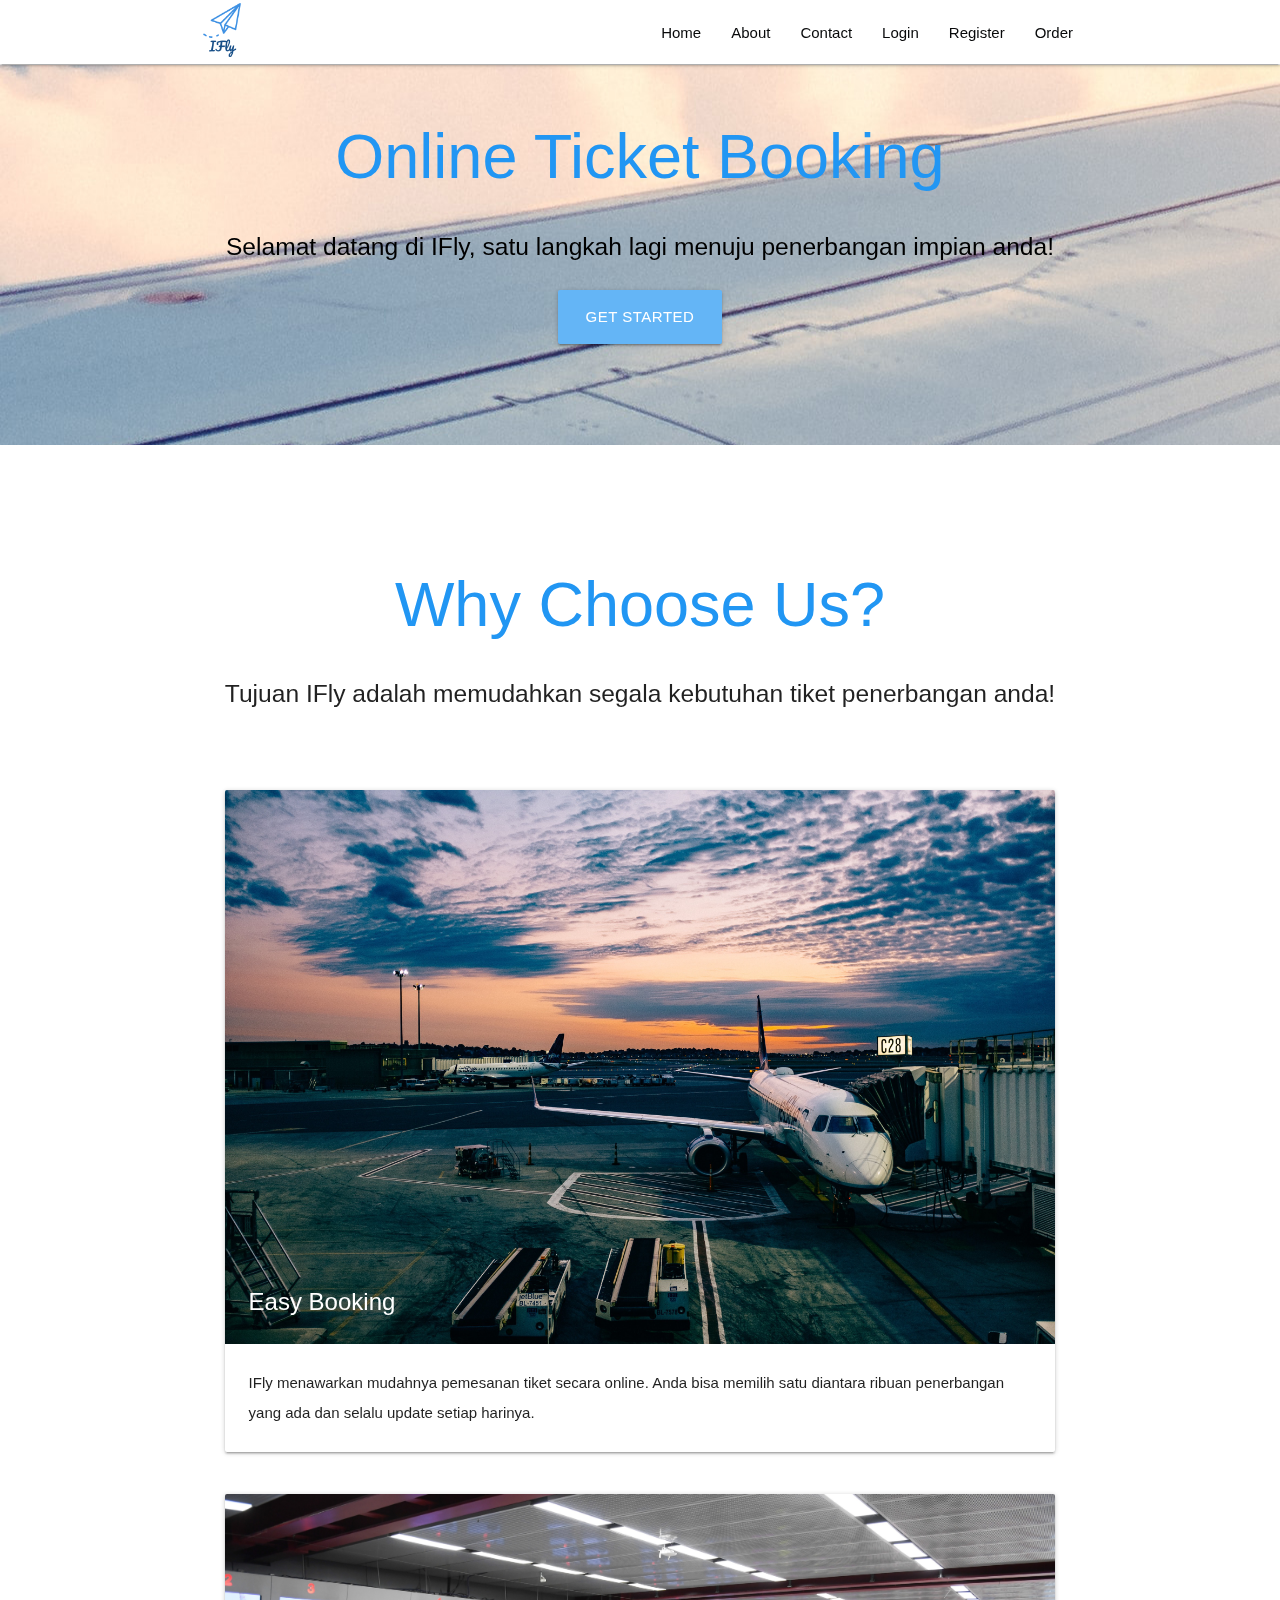
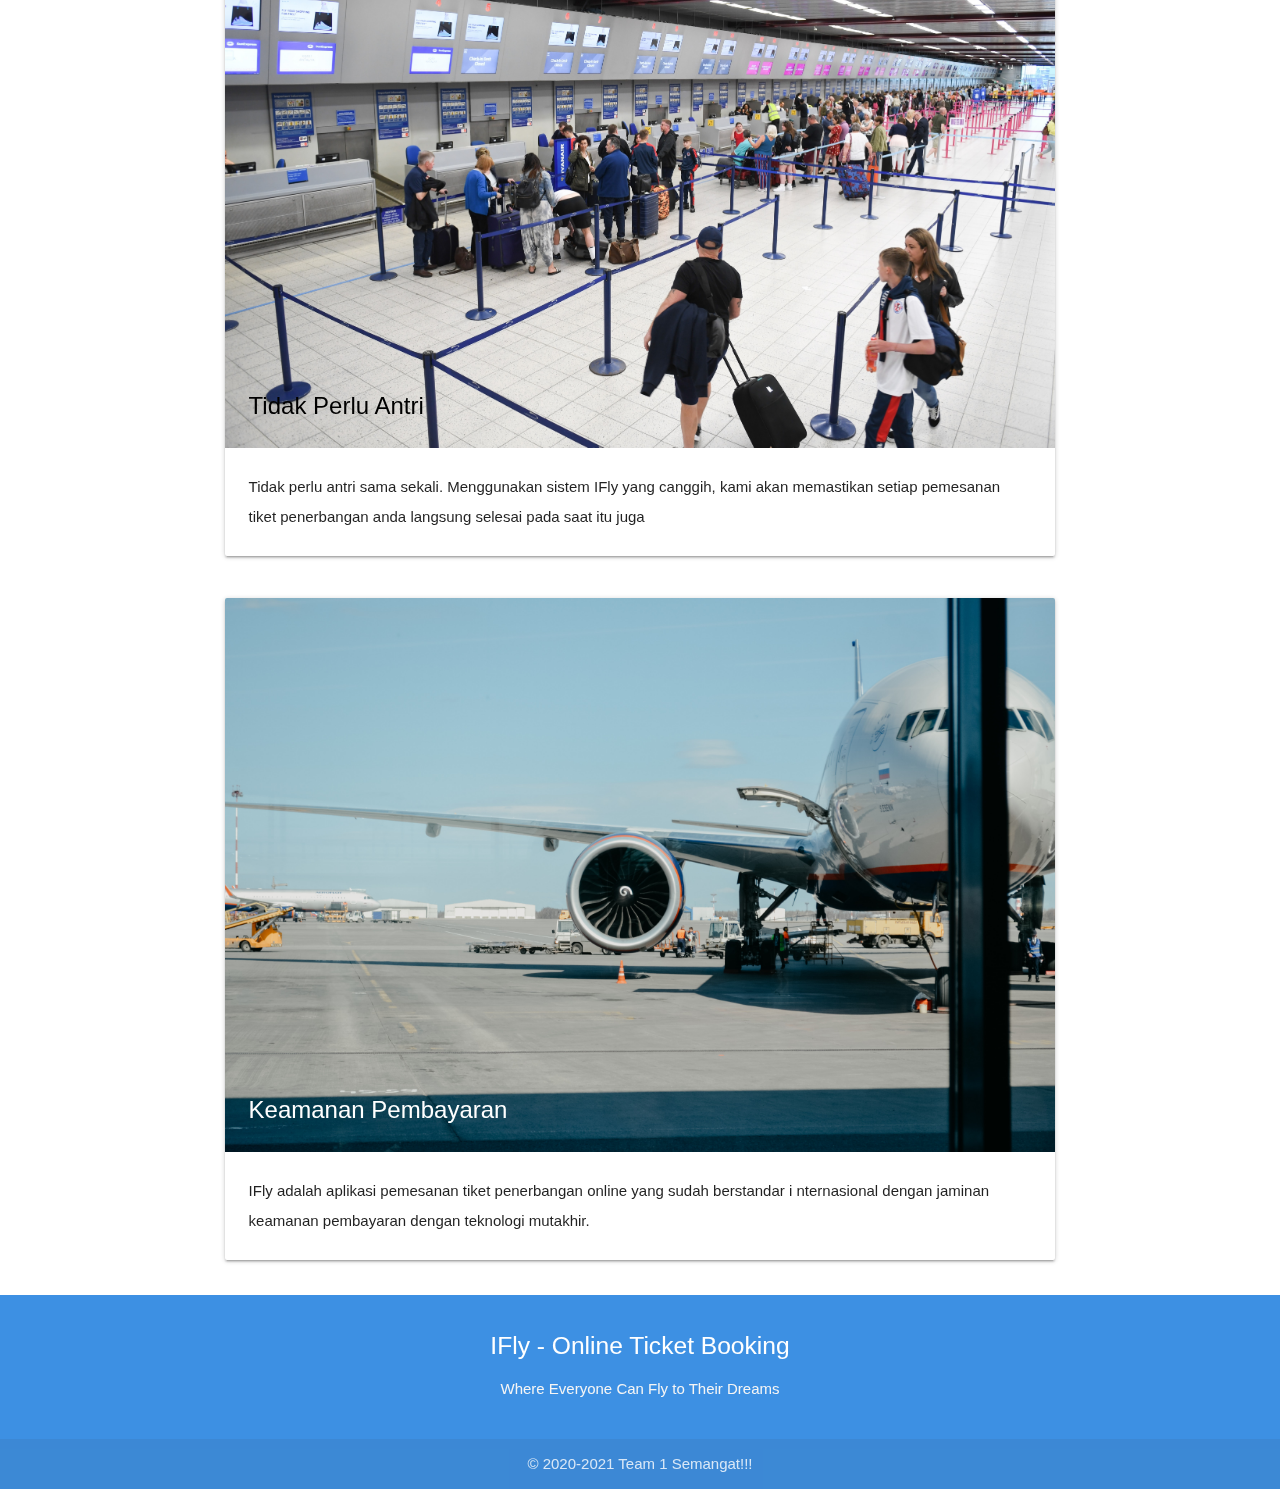
<file: index.html>
<!DOCTYPE html>
<html lang="en">
  
  <head>
    <!-- Meta Start -->
    <meta charset="UTF-8"/>
    <meta name="viewport" content="width=device-width, initial-scale=1"/>
    <title>IFly - Online Ticket Booking</title>
    <meta name="description" content="IFly - Where Everyone Can Fly to Their Dreams"/>
    <meta name="theme-color" content="#3D90E3"/>
    <link rel="apple-touch-icon" href="/images/logo.png">
    <link rel="shortcut icon" href="/images/logo.png">
    <!-- Meta End -->
        
    <!-- Link Start -->
    <link href="https://fonts.googleapis.com/icon?family=Material+Icons" rel="stylesheet">
    <link href="css/materialize.css" type="text/css" rel="stylesheet"/>
    <link href="css/style.css" type="text/css" rel="stylesheet"/>
    <link rel="manifest" href="/manifest.json">
    <link rel="shortcut icon" href="/images/favicon.ico" type="image/x-icon">
    <link rel="icon" href="/images/favicon.ico" type="image/x-icon">
    <!-- Link End -->
  </head>
  
  <body>
    <!-- Navbar Start -->
    <nav class="white" role="navigation">
        <div class="nav-wrapper container">
          <a id="logo-container" href="index.html" class="brand-logo"><img class="responsive-img" src="/images/logo.png" width="60" height="auto"></a>
          <ul class="right hide-on-med-and-down">
            <li><a class="waves-effect" href="index.html">Home</a></li>
            <li><a class="waves-effect" href="pages/about.html">About</a></li>
            <li><a class="waves-effect" href="pages/contact.html">Contact</a></li>
            <li><a class="waves-effect" href="pages/login.html">Login</a></li>
            <li><a class="waves-effect" href="pages/register.html">Register</a></li>
            <li><a class="waves-effect" href="pages/order.html">Order</a></li>
          </ul>
          <ul id="nav-mobile" class="sidenav">
            <li><a class="waves-effect" href="index.html">Home</a></li>
            <li><a class="waves-effect" href="pages/about.html">About</a></li>
            <li><a class="waves-effect" href="pages/contact.html">Contact</a></li>
            <li><a class="waves-effect" href="pages/login.html">Login</a></li>
            <li><a class="waves-effect" href="pages/register.html">Register</a></li>
            <li><a class="waves-effect" href="pages/order.html">Order</a></li>
          </ul>
          <a href="#" data-target="nav-mobile" class="sidenav-trigger"><i class="material-icons">menu</i></a>
        </div>
      </nav>
    <!-- Navbar End -->
    
    <!--Content Starts-->
    <div class="home">
    
      <!--Hero Banner Start-->
      <div id="index-banner" class="parallax-container">
        <div class="section no-pad-bot">
          <div class="container">
            <br><br>
            <h1 class="header center blue-text">Online Ticket Booking</h1>
            <div class="row center">
              <h5 
                  class="header col s12 black-text">Selamat datang di IFly, satu langkah lagi menuju penerbangan impian anda!
              </h5>
            </div>
            <div class="row center">
              <a href="pages/login.html" id="download-button" class="btn-large waves-effect waves-light blue lighten-2">Get Started</a>
            </div>
            <br><br>

          </div>
        </div>
        <div width="100%" class="parallax"><img src="images/Parallax1.jpg" alt="Unsplashed background img 1"></div>
      </div>
      <br>
      <!--Hero Banner Ends-->
      
      <div class="section no-pad-bot" id="index-banner">
        <div class="container">
          <br><br>
          <h1 class="header center blue-text">Why Choose Us?</h1>
          <div class="row center">
            <h5 class="header col s12 light">Tujuan IFly adalah memudahkan segala kebutuhan tiket penerbangan anda!</h5>
          </div>
          <br><br>
        </div>
      </div>
      
      <!--Index Start-->
      <div class="row">
        <div class="col s12 l8 offset-l2">
          <div class="card">
            <div class="card-image">
              <img src="../images/Image1.jpg">
              <span class="card-title">Easy Booking</span>
            </div>
            <div class="card-content">
              <p>IFly menawarkan mudahnya pemesanan tiket secara online. Anda bisa 
                memilih satu diantara ribuan penerbangan yang ada dan selalu update setiap harinya.</p>
            </div>
          </div>
        </div>
      </div>
      <div class="row">
        <div class="col s12 l8 offset-l2">
          <div class="card">
            <div class="card-image">
              <img src="../images/Image2.jpg">
              <span class="card-title black-text">Tidak Perlu Antri</span>
            </div>
            <div class="card-content">
              <p>Tidak perlu antri sama sekali. Menggunakan sistem IFly yang canggih, kami akan 
                memastikan setiap pemesanan tiket penerbangan anda langsung selesai pada saat itu juga</p>
            </div>
          </div>
        </div>
      </div>
      <div class="row">
        <div class="col s12 l8 offset-l2">
          <div class="card">
            <div class="card-image">
              <img src="../images/Image3.jpg">
              <span class="card-title">Keamanan Pembayaran</span>
            </div>
            <div class="card-content">
              <p>IFly adalah aplikasi pemesanan tiket penerbangan online yang sudah berstandar i
                nternasional dengan jaminan keamanan pembayaran dengan teknologi mutakhir.</p>
            </div>
          </div>
        </div>
      </div>
      <!--Index End-->
    
    </div>
    <!--Content End-->
       
    <!-- Footer Start -->
    <footer class="page-footer">
      <div class="container">
        <div class="row">
          <div class="col l12 s12 center-align">
            <h5 class="white-text">IFly - Online Ticket Booking</h5>
            <p class="grey-text text-lighten-4">Where Everyone Can Fly to Their Dreams</p>
          </div>
        </div>
      </div>
      <div class="footer-copyright center-align">
        <div class="container">
            © 2020-2021 Team 1 Semangat!!!<br>
        </div>
      </div>
    </footer>
    <!-- Footer End -->

    <!--Scripts Starts-->
    <script src="https://code.jquery.com/jquery-2.1.1.min.js"></script>
    <script src="js/materialize.js"></script>
    <script src="js/init.js"></script>
    <!--Scripts Ends-->
    
  </body>
</html>
</file>
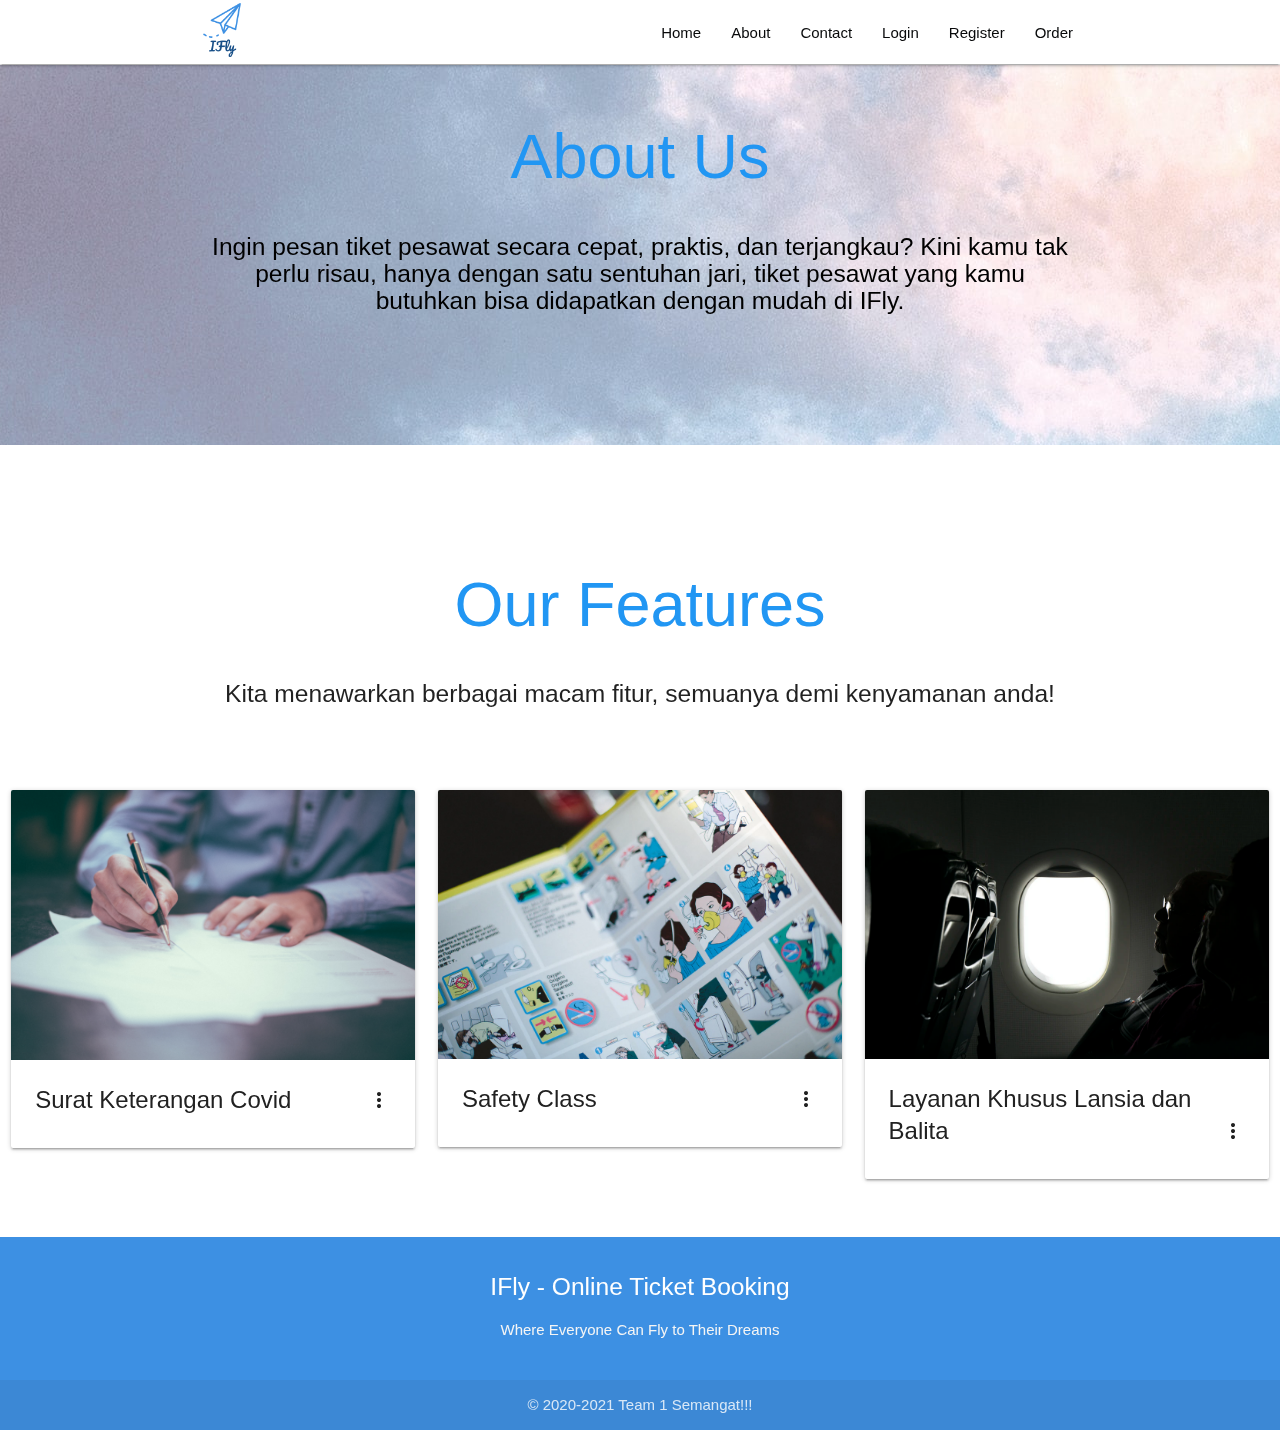
<file: about.html>
<!DOCTYPE html>
<html lang="en">
  
  <head>
    <!-- Meta Start -->
    <meta charset="UTF-8"/>
    <meta name="viewport" content="width=device-width, initial-scale=1"/>
    <title>IFly - Online Ticket Booking</title>
    <meta name="description" content="IFly - Where Everyone Can Fly to Their Dreams"/>
    <meta name="theme-color" content="#3D90E3"/>
    <link rel="apple-touch-icon" href="../images/logo.png">
    <link rel="shortcut icon" href="../images/logo.png">
    <!-- Meta End -->
        
    <!-- Link Start -->
    <link href="https://fonts.googleapis.com/icon?family=Material+Icons" rel="stylesheet">
    <link href="../css/materialize.css" type="text/css" rel="stylesheet"/>
    <link href="../css/style.css" type="text/css" rel="stylesheet"/>
    <link rel="manifest" href="../manifest.json">
    <link rel="shortcut icon" href="../images/favicon.ico" type="image/x-icon">
    <link rel="icon" href="../images/favicon.ico" type="image/x-icon">
    <!-- Link End -->
  </head>
  
  <body>
    <!-- Navbar Start -->
    <nav class="white" role="navigation">
        <div class="nav-wrapper container">
          <a id="logo-container" href="../index.html" class="brand-logo"><img class="responsive-img" src="../images/logo.png" width="60" height="auto"></a>
          <ul class="right hide-on-med-and-down">
            <li><a class="waves-effect" href="../index.html">Home</a></li>
            <li><a class="waves-effect" href="about.html">About</a></li>
            <li><a class="waves-effect" href="contact.html">Contact</a></li>
            <li><a class="waves-effect" href="login.html">Login</a></li>
            <li><a class="waves-effect" href="register.html">Register</a></li>
            <li><a class="waves-effect" href="order.html">Order</a></li>
          </ul>
          <ul id="nav-mobile" class="sidenav">
            <li><a class="waves-effect" href="../index.html">Home</a></li>
            <li><a class="waves-effect" href="about.html">About</a></li>
            <li><a class="waves-effect" href="contact.html">Contact</a></li>
            <li><a class="waves-effect" href="login.html">Login</a></li>
            <li><a class="waves-effect" href="register.html">Register</a></li>
            <li><a class="waves-effect" href="order.html">Order</a></li>
          </ul>
          <a href="#" data-target="nav-mobile" class="sidenav-trigger"><i class="material-icons">menu</i></a>
        </div>
      </nav>
    <!-- Navbar End -->
    
    <!--Content Starts-->
    <div class="about">
    
      <!--Hero Banner Start-->
      <div id="index-banner" class="parallax-container">
        <div class="section no-pad-bot">
          <div class="container">
            <br><br>
            <h1 class="header center blue-text">About Us</h1>
            <div class="row center">
              <h5 class="header col s12 black-text">Ingin pesan tiket pesawat secara cepat, praktis, dan terjangkau? Kini kamu tak perlu risau, hanya dengan satu sentuhan jari, tiket pesawat yang kamu butuhkan bisa didapatkan dengan mudah di IFly.</h5>
            </div>
            <br><br>

          </div>
        </div>
        <div width="100%" class="parallax"><img src="../images/Parallax2.jpg" alt="Unsplashed background img 1"></div>
      </div>
      <br>
      <!--Hero Banner Ends-->
      
      <div class="section no-pad-bot" id="index-banner">
        <div class="container">
          <br><br>
          <h1 class="header center blue-text">Our Features</h1>
          <div class="row center">
            <h5 class="header col s12 light">Kita menawarkan berbagai macam fitur, semuanya demi kenyamanan anda!</h5>
          </div>
          <br><br>
        </div>
      </div>
      
      <!--About Start-->
      <div class="row">
        <div class="col s12 l4">
          <div class="card">
            <div class="card-image waves-effect waves-block waves-light">
              <img class="activator" src="../images/suketcovid.jpg">
            </div>
            <div class="card-content">
              <span class="card-title activator grey-text text-darken-4">Surat Keterangan Covid<i class="material-icons right">more_vert</i></span>
            </div>
            <div class="card-reveal">
              <span class="card-title grey-text text-darken-4">Surat Keterangan Covid<i class="material-icons right">close</i></span>
              <p>IFly merupakan platform penerbangan terkini dilengkapi dengan kelebihan fiturnya yakni Update Status Penerbangan dan Lama Penerbangan hingga kemudahan dalam Pengecekan ID dan Surat Covid.</p>
            </div>
          </div>
        </div>
        <div class="col s12 l4">
          <div class="card">
            <div class="card-image waves-effect waves-block waves-light">
              <img class="activator" src="../images/SafetyClass.png">
            </div>
            <div class="card-content">
              <span class="card-title activator grey-text text-darken-4">Safety Class<i class="material-icons right">more_vert</i></span>
            </div>
            <div class="card-reveal">
              <span class="card-title grey-text text-darken-4">Safety Class<i class="material-icons right">close</i></span>
              <p>Merasa cemas karena baru pertama kali naik pesawat? Kini kamu tak perlu risau karena IFly menyediakan kelas safety dengan mentor psikologi dan ahli penerbangan yang kompeten. Jadi, kamu dapat menikmati penerbanganmu dengan tenang.</p>
            </div>
          </div>
        </div>
        <div class="col s12 l4">
          <div class="card">
            <div class="card-image waves-effect waves-block waves-light">
              <img class="activator" src="../images/lansia.png">
            </div>
            <div class="card-content">
              <span class="card-title activator grey-text text-darken-4">Layanan Khusus Lansia dan Balita<i class="material-icons right">more_vert</i></span>
            </div>
            <div class="card-reveal">
              <span class="card-title grey-text text-darken-4">Layanan Khusus Lansia dan Balita<i class="material-icons right">close</i></span>
              <p>IFly menyediakan program pelayanan khusus bagi para lansia dan balita yang ingin berpergian dengan pesawat. Pelayanan berupa perlakuan dan fasilitas khusus tersebut meliputi penyediaan fasilitas kemudahan untuk naik ke dan turun dari pesawat udara. Sehingga, para lansia dan balita kami pastikan bisa menikmati perjalanan bersama kami dengan tenang.</p>
            </div>
          </div>
        </div>
      </div>
      <br>
      <!--About End-->
    
    </div>
    <!--Content End-->
       
    <!-- Footer Start -->
    <footer class="page-footer">
      <div class="container">
        <div class="row">
          <div class="col l12 s12 center-align">
            <h5 class="white-text">IFly - Online Ticket Booking</h5>
            <p class="grey-text text-lighten-4">Where Everyone Can Fly to Their Dreams</p>
          </div>
        </div>
      </div>
      <div class="footer-copyright center-align">
        <div class="container">
            © 2020-2021 Team 1 Semangat!!!<br>
        </div>
      </div>
    </footer>
    <!-- Footer End -->

    <!--Scripts Starts-->
    <script src="https://code.jquery.com/jquery-2.1.1.min.js"></script>
    <script src="../js/materialize.js"></script>
    <script src="../js/init.js"></script>
    <!--Scripts Ends-->
    
  </body>
</html>
</file>
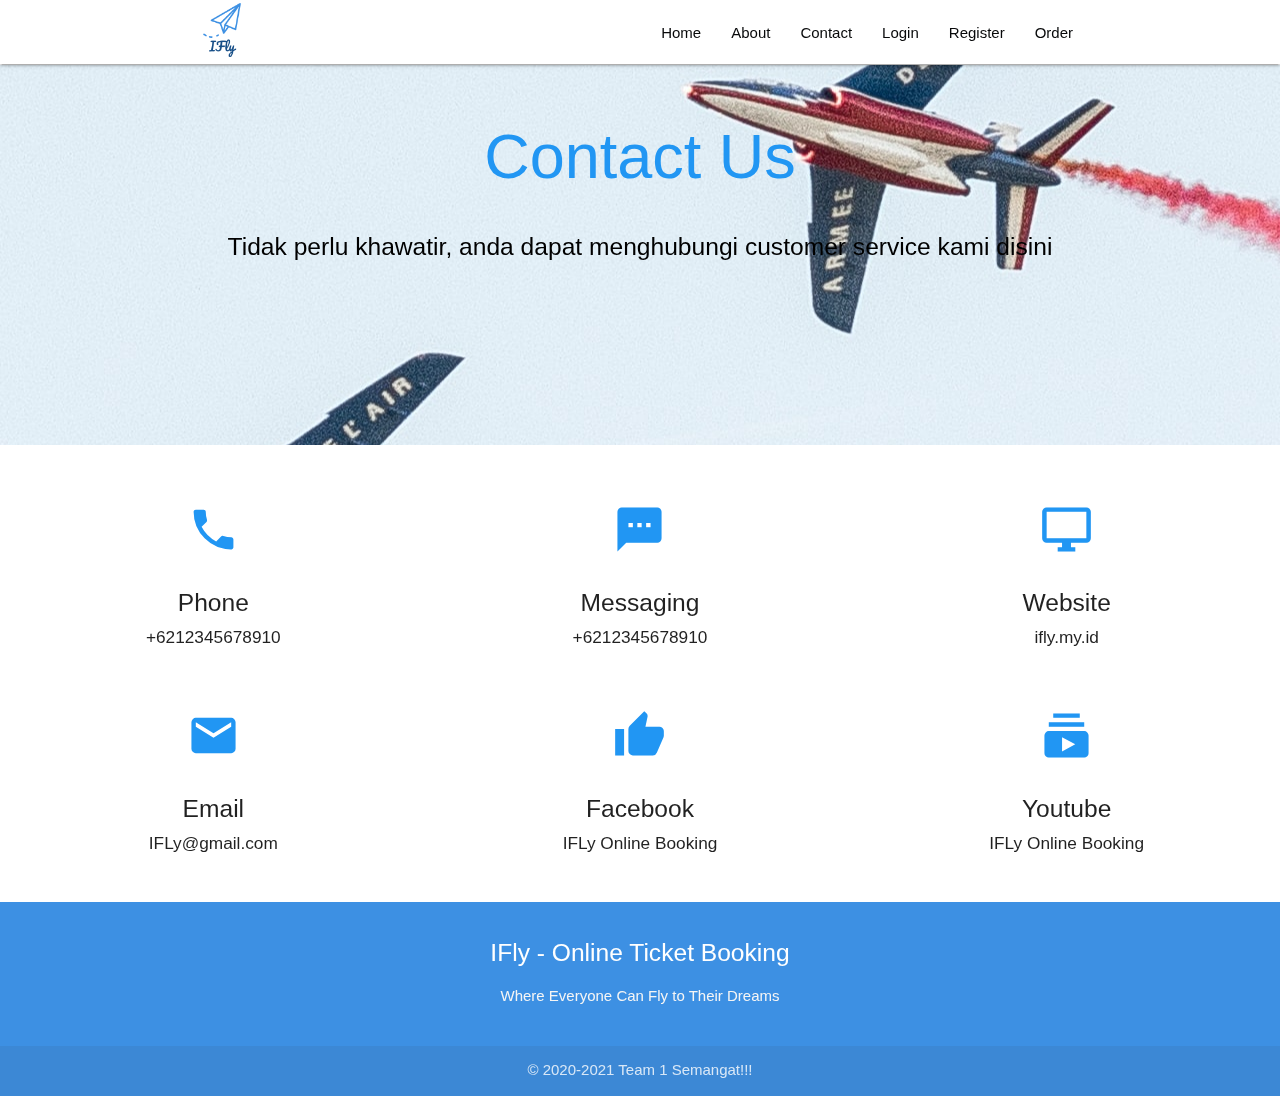
<file: contact.html>
<!DOCTYPE html>
<html lang="en">
  
  <head>
    <!-- Meta Start -->
    <meta charset="UTF-8"/>
    <meta name="viewport" content="width=device-width, initial-scale=1"/>
    <title>IFly - Online Ticket Booking</title>
    <meta name="description" content="IFly - Where Everyone Can Fly to Their Dreams"/>
    <meta name="theme-color" content="#3D90E3"/>
    <link rel="apple-touch-icon" href="../images/logo.png">
    <link rel="shortcut icon" href="../images/logo.png">
    <!-- Meta End -->
        
    <!-- Link Start -->
    <link href="https://fonts.googleapis.com/icon?family=Material+Icons" rel="stylesheet">
    <link href="../css/materialize.css" type="text/css" rel="stylesheet"/>
    <link href="../css/style.css" type="text/css" rel="stylesheet"/>
    <link rel="manifest" href="../manifest.json">
    <link rel="shortcut icon" href="../images/favicon.ico" type="image/x-icon">
    <link rel="icon" href="../images/favicon.ico" type="image/x-icon">
    <!-- Link End -->
  </head>
  
  <body>
    <!-- Navbar Start -->
    <nav class="white" role="navigation">
        <div class="nav-wrapper container">
          <a id="logo-container" href="../index.html" class="brand-logo"><img class="responsive-img" src="../images/logo.png" width="60" height="auto"></a>
          <ul class="right hide-on-med-and-down">
            <li><a class="waves-effect" href="../index.html">Home</a></li>
            <li><a class="waves-effect" href="about.html">About</a></li>
            <li><a class="waves-effect" href="contact.html">Contact</a></li>
            <li><a class="waves-effect" href="login.html">Login</a></li>
            <li><a class="waves-effect" href="register.html">Register</a></li>
            <li><a class="waves-effect" href="order.html">Order</a></li>
          </ul>
          <ul id="nav-mobile" class="sidenav">
            <li><a class="waves-effect" href="../index.html">Home</a></li>
            <li><a class="waves-effect" href="about.html">About</a></li>
            <li><a class="waves-effect" href="contact.html">Contact</a></li>
            <li><a class="waves-effect" href="login.html">Login</a></li>
            <li><a class="waves-effect" href="register.html">Register</a></li>
            <li><a class="waves-effect" href="order.html">Order</a></li>
          </ul>
          <a href="#" data-target="nav-mobile" class="sidenav-trigger"><i class="material-icons">menu</i></a>
        </div>
      </nav>
    <!-- Navbar End -->
    
    <!--Content Starts-->
    <div class="contact">
    
      <!--Hero Banner Start-->
      <div id="index-banner" class="parallax-container">
        <div class="section no-pad-bot">
          <div class="container">
            <br><br>
            <h1 class="header center blue-text">Contact Us</h1>
            <div class="row center">
              <h5 class="header col s12 black-text">Tidak perlu khawatir, anda dapat menghubungi customer service kami disini</h5>
            </div>
            <br><br>

          </div>
        </div>
        <div width="100%" class="parallax"><img src="../images/Parallax3.jpg" alt="Unsplashed background img 1"></div>
      </div>
      <br>
      <!--Hero Banner Ends-->
      
      <!--Contact Start-->
      <div class="row">
        <div class="col s12 m4">
          <div class="icon-block">
            <h2 class="center blue-text"><i class="large material-icons">call</i></h2>
            <h5 class="center">Phone</h5>
            <h6 class="center">+6212345678910</h6>
          </div>
        </div>

        <div class="col s12 m4">
          <div class="icon-block">
            <h2 class="center blue-text"><i class="material-icons">sms</i></h2>
            <h5 class="center">Messaging</h5>
            <h6 class="center">+6212345678910</h6>
          </div>
        </div>

        <div class="col s12 m4">
          <div class="icon-block">
            <h2 class="center blue-text"><i class="material-icons">desktop_windows</i></h2>
            <h5 class="center">Website</h5>
            <h6 class="center">ifly.my.id</h6>
          </div>
        </div>
      </div>
      <!--Contact End-->
      
      <!--Contact Start-->
      <div class="row">
        <div class="col s12 m4">
          <div class="icon-block">
            <h2 class="center blue-text"><i class="large material-icons">email</i></h2>
            <h5 class="center">Email</h5>
            <h6 class="center">IFLy@gmail.com</h6>
          </div>
        </div>

        <div class="col s12 m4">
          <div class="icon-block">
            <h2 class="center blue-text"><i class="material-icons">thumb_up</i></h2>
            <h5 class="center">Facebook</h5>
            <h6 class="center">IFLy Online Booking</h6>
          </div>
        </div>

        <div class="col s12 m4">
          <div class="icon-block">
            <h2 class="center blue-text"><i class="material-icons">subscriptions</i></h2>
            <h5 class="center">Youtube</h5>
            <h6 class="center">IFLy Online Booking</h6>
          </div>
          </div>
      </div>
      <br>
      <!--Contact End-->
    
    </div>
    <!--Content End-->
       
    <!-- Footer Start -->
    <footer class="page-footer">
      <div class="container">
        <div class="row">
          <div class="col l12 s12 center-align">
            <h5 class="white-text">IFly - Online Ticket Booking</h5>
            <p class="grey-text text-lighten-4">Where Everyone Can Fly to Their Dreams</p>
          </div>
        </div>
      </div>
      <div class="footer-copyright center-align">
        <div class="container">
            © 2020-2021 Team 1 Semangat!!!<br>
        </div>
      </div>
    </footer>
    <!-- Footer End -->

    <!--Scripts Starts-->
    <script src="https://code.jquery.com/jquery-2.1.1.min.js"></script>
    <script src="../js/materialize.js"></script>
    <script src="../js/init.js"></script>
    <!--Scripts Ends-->
    
  </body>
</html>
</file>
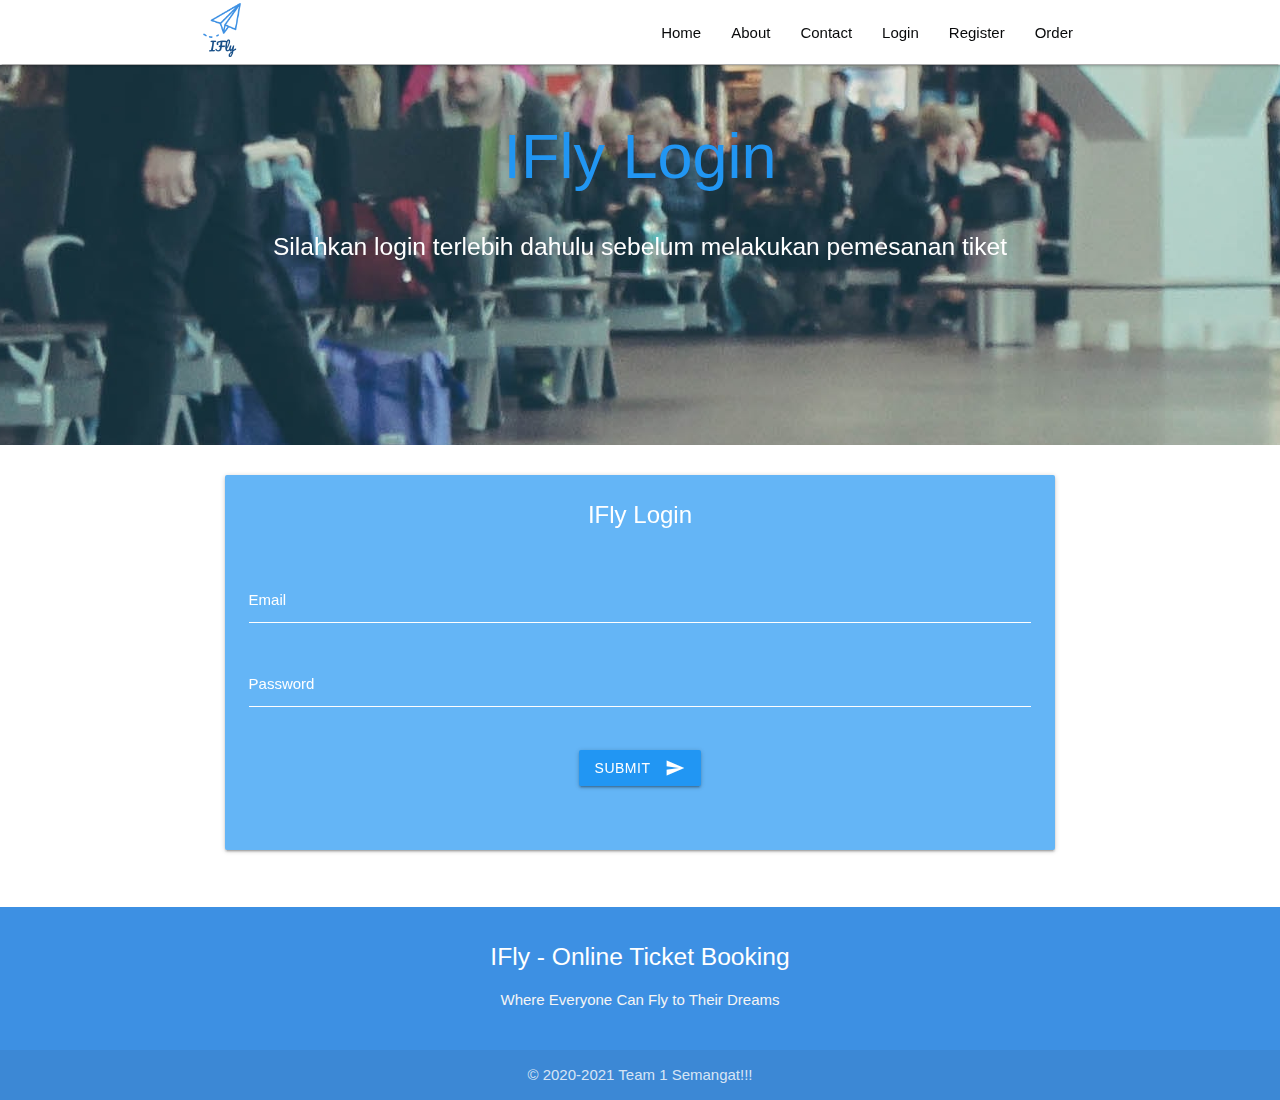
<file: login.html>
<!DOCTYPE html>
<html lang="en">
  
  <head>
    <!-- Meta Start -->
    <meta charset="UTF-8"/>
    <meta name="viewport" content="width=device-width, initial-scale=1"/>
    <title>IFly - Online Ticket Booking</title>
    <meta name="description" content="IFly - Where Everyone Can Fly to Their Dreams"/>
    <meta name="theme-color" content="#3D90E3"/>
    <link rel="apple-touch-icon" href="../images/logo.png">
    <link rel="shortcut icon" href="../images/logo.png">
    <!-- Meta End -->
        
    <!-- Link Start -->
    <link href="https://fonts.googleapis.com/icon?family=Material+Icons" rel="stylesheet">
    <link href="../css/materialize.css" type="text/css" rel="stylesheet"/>
    <link href="../css/style.css" type="text/css" rel="stylesheet"/>
    <link rel="manifest" href="../manifest.json">
    <link rel="shortcut icon" href="../images/favicon.ico" type="image/x-icon">
    <link rel="icon" href="../images/favicon.ico" type="image/x-icon">
    <!-- Link End -->
  </head>
  
  <body>
    <!-- Navbar Start -->
    <nav class="white" role="navigation">
        <div class="nav-wrapper container">
          <a id="logo-container" href="../index.html" class="brand-logo"><img class="responsive-img" src="../images/logo.png" width="60" height="auto"></a>
          <ul class="right hide-on-med-and-down">
            <li><a class="waves-effect" href="../index.html">Home</a></li>
            <li><a class="waves-effect" href="about.html">About</a></li>
            <li><a class="waves-effect" href="contact.html">Contact</a></li>
            <li><a class="waves-effect" href="login.html">Login</a></li>
            <li><a class="waves-effect" href="register.html">Register</a></li>
            <li><a class="waves-effect" href="order.html">Order</a></li>
          </ul>
          <ul id="nav-mobile" class="sidenav">
            <li><a class="waves-effect" href="../index.html">Home</a></li>
            <li><a class="waves-effect" href="about.html">About</a></li>
            <li><a class="waves-effect" href="contact.html">Contact</a></li>
            <li><a class="waves-effect" href="login.html">Login</a></li>
            <li><a class="waves-effect" href="register.html">Register</a></li>
            <li><a class="waves-effect" href="order.html">Order</a></li>
          </ul>
          <a href="#" data-target="nav-mobile" class="sidenav-trigger"><i class="material-icons">menu</i></a>
        </div>
      </nav>
    <!-- Navbar End -->
    
    <!--Login Starts-->
    <div class="login">
      
      <!--Hero Banner Starts-->
      <div id="index-banner" class="parallax-container">
        <div class="section no-pad-bot">
          <div class="container">
            <br><br>
            <h1 class="header center blue-text">IFly Login</h1>
            <div class="row center">
              <h5 class="header col s12 white-text">Silahkan login terlebih dahulu sebelum melakukan pemesanan tiket</h5>
            </div>
            <br><br>

          </div>
        </div>
        <div width="100%" class="parallax"><img src="../images/Parallax4.jpg" alt="Unsplashed background img 1"></div>
      </div>
      <br>
      <!--Hero Banner Ends-->
      
      <!--Form Starts-->
      <div class="row">
        <div class="col s8 offset-s2">
          <div class="card blue lighten-2">
            <div class="card-content white-text">
            <span class="card-title center-align">IFly Login</span>
            <br>
              <div class="row">
                <form class="col s12">
                  <div class="row">
                    <div class="input-field col s12">
                      <input id="alamat_email" type="text" class="validate">
                      <label for="email">Email</label>
                    </div>
                    <div class="input-field col s12">
                      <input id="nama_lengkap" type="text" class="validate">
                      <label for="password">Password</label>
                    </div>
                  </div>
                  <div class="row">
                    <div class="center-align">
                      <button class="btn blue waves-effect waves-light center-align" type="submit" name="action">Submit
                        <i class="material-icons right">send</i>
                      </button>
                    </div>
                  </div>
                </form>
              </div>
            </div>
          </div>
        </div>
      </div>
      <br>
      <!--Form Ends-->

    </div>
    <!--Login End-->
       
    <!-- Footer Start -->
    <footer class="page-footer">
      <div class="container">
        <div class="row">
          <div class="col l12 s12 center-align">
            <h5 class="white-text">IFly - Online Ticket Booking</h5>
            <p class="grey-text text-lighten-4">Where Everyone Can Fly to Their Dreams</p>
          </div>
        </div>
      </div>
      <div class="footer-copyright center-align">
        <div class="container">
            © 2020-2021 Team 1 Semangat!!!<br>
        </div>
      </div>
    </footer>
    <!-- Footer End -->

    <!--Scripts Starts-->
    <script src="https://code.jquery.com/jquery-2.1.1.min.js"></script>
    <script src="../js/materialize.js"></script>
    <script src="../js/init.js"></script>
    <!--Scripts Ends-->
    
  </body>
</html>
</file>
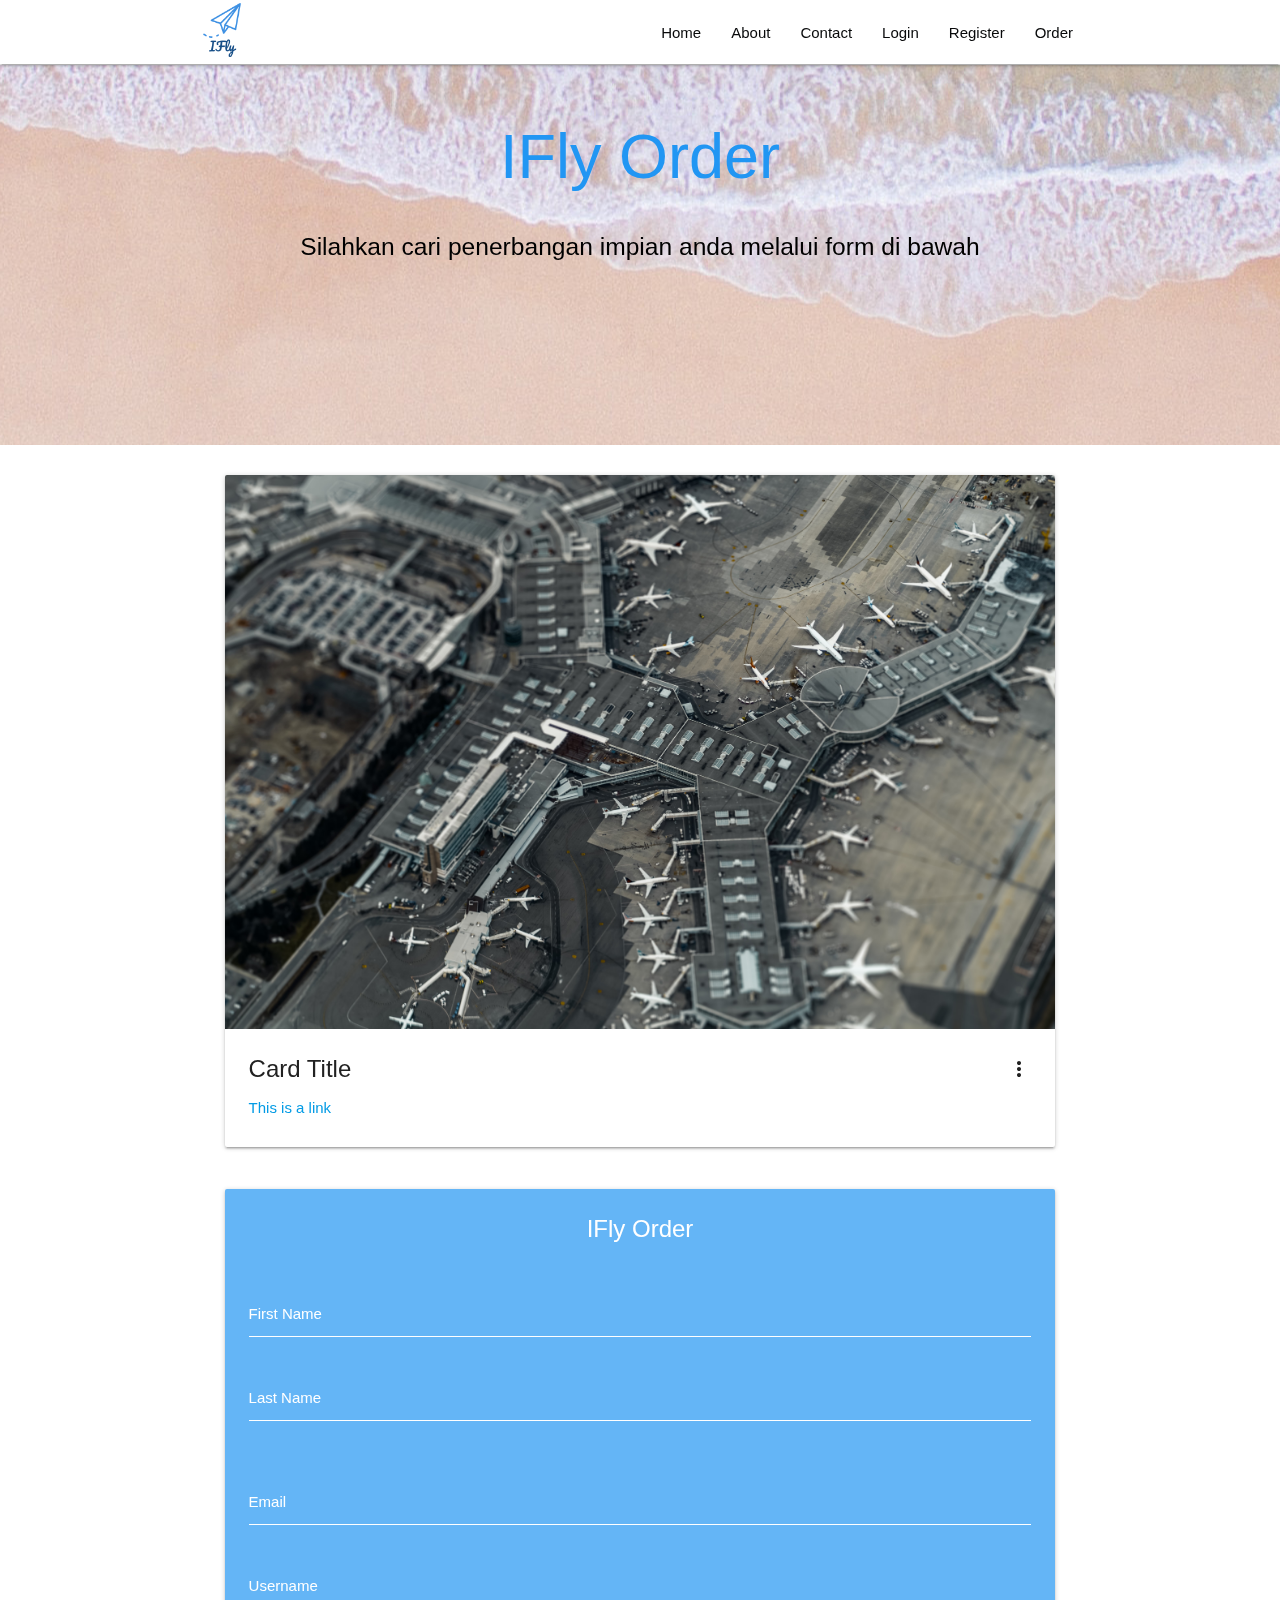
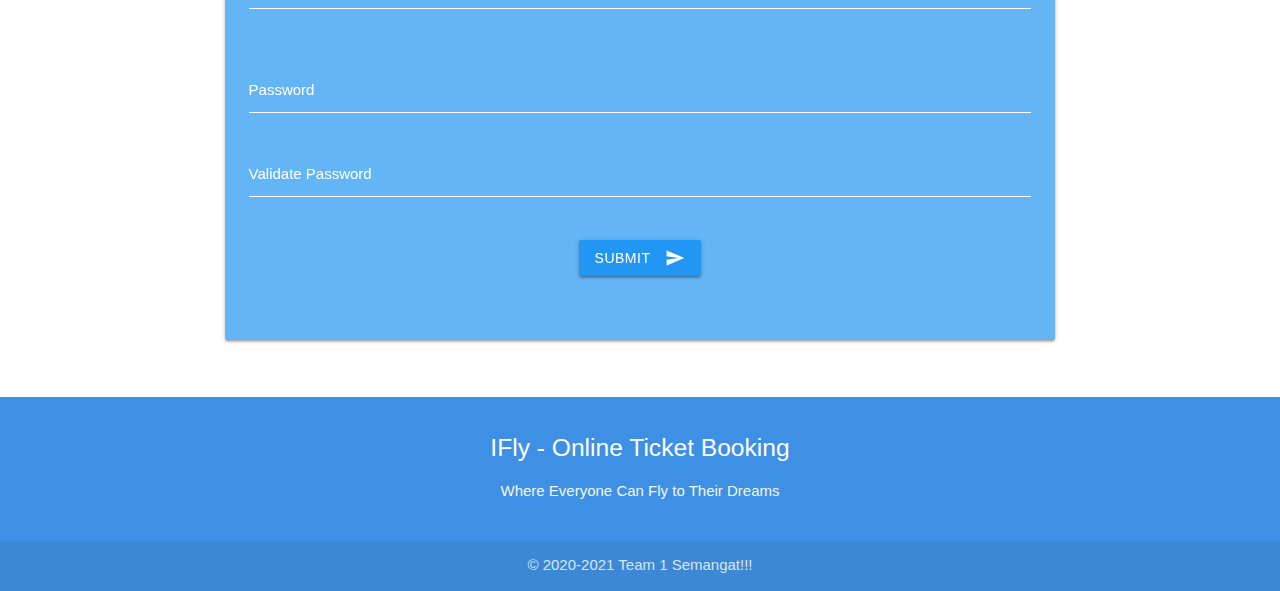
<file: order.html>
<!DOCTYPE html>
<html lang="en">
  
  <head>
    <!-- Meta Start -->
    <meta charset="UTF-8"/>
    <meta name="viewport" content="width=device-width, initial-scale=1"/>
    <title>IFly - Online Ticket Booking</title>
    <meta name="description" content="IFly - Where Everyone Can Fly to Their Dreams"/>
    <meta name="theme-color" content="#3D90E3"/>
    <link rel="apple-touch-icon" href="../images/logo.png">
    <link rel="shortcut icon" href="../images/logo.png">
    <!-- Meta End -->
        
    <!-- Link Start -->
    <link href="https://fonts.googleapis.com/icon?family=Material+Icons" rel="stylesheet">
    <link href="../css/materialize.css" type="text/css" rel="stylesheet"/>
    <link href="../css/style.css" type="text/css" rel="stylesheet"/>
    <link rel="manifest" href="../manifest.json">
    <link rel="shortcut icon" href="../images/favicon.ico" type="image/x-icon">
    <link rel="icon" href="../images/favicon.ico" type="image/x-icon">
    <!-- Link End -->
  </head>
  
  <body>
    <!-- Navbar Start -->
    <nav class="white" role="navigation">
        <div class="nav-wrapper container">
          <a id="logo-container" href="../index.html" class="brand-logo"><img class="responsive-img" src="../images/logo.png" width="60" height="auto"></a>
          <ul class="right hide-on-med-and-down">
            <li><a class="waves-effect" href="../index.html">Home</a></li>
            <li><a class="waves-effect" href="about.html">About</a></li>
            <li><a class="waves-effect" href="contact.html">Contact</a></li>
            <li><a class="waves-effect" href="login.html">Login</a></li>
            <li><a class="waves-effect" href="register.html">Register</a></li>
            <li><a class="waves-effect" href="order.html">Order</a></li>
          </ul>
          <ul id="nav-mobile" class="sidenav">
            <li><a class="waves-effect" href="../index.html">Home</a></li>
            <li><a class="waves-effect" href="about.html">About</a></li>
            <li><a class="waves-effect" href="contact.html">Contact</a></li>
            <li><a class="waves-effect" href="login.html">Login</a></li>
            <li><a class="waves-effect" href="register.html">Register</a></li>
            <li><a class="waves-effect" href="order.html">Order</a></li>
          </ul>
          <a href="#" data-target="nav-mobile" class="sidenav-trigger"><i class="material-icons">menu</i></a>
        </div>
      </nav>
    <!-- Navbar End -->
    
    <!--Order Starts-->
    <div class="order">
      
      <!--Hero Banner Starts-->
      <div id="index-banner" class="parallax-container">
        <div class="section no-pad-bot">
          <div class="container">
            <br><br>
            <h1 class="header center blue-text">IFly Order</h1>
            <div class="row center">
              <h5 class="header col s12 black-text">Silahkan cari penerbangan impian anda melalui form di bawah</h5>
            </div>
            <br><br>

          </div>
        </div>
        <div width="100%" class="parallax"><img src="../images/Parallax6.jpg" alt="Unsplashed background img 1"></div>
      </div>
      <br>
      <!--Hero Banner Ends-->
      
      <!--Visual Banner Start-->
      <div class="row">
        <div class="col s12 l8 offset-l2">
          <div class="card">
            <div class="card-image waves-effect waves-block waves-light">
              <img class="activator" src="../images/Image4.jpg">
            </div>
            <div class="card-content">
              <span class="card-title activator grey-text text-darken-4">Card Title<i class="material-icons right">more_vert</i></span>
              <p><a href="#">This is a link</a></p>
            </div>
            <div class="card-reveal">
              <span class="card-title grey-text text-darken-4">Card Title<i class="material-icons right">close</i></span>
              <p>Here is some more information about this product that is only revealed once clicked on.</p>
            </div>
          </div>
        </div>
      </div>
      <!--Visual Banner Ends-->
      
      
      <!--Form Starts-->
      <div class="row">
        <div class="col s8 offset-s2">
          <div class="card blue lighten-2">
            <div class="card-content white-text">
            <span class="card-title center-align">IFly Order</span>
            <br>
              <div class="row">
                <form class="col s12">
                  <div class="row">
                    <div class="input-field col s12">
                      <input id="alamat_email" type="text" class="validate">
                      <label for="first_name">First Name</label>
                    </div>
                    <div class="input-field col s12">
                      <input id="nama_lengkap" type="text" class="validate">
                      <label for="last_name">Last Name</label>
                    </div>
                  </div>
                  <div class="row">
                    <div class="input-field col s12">
                      <input id="alamat_email" type="text" class="validate">
                      <label for="email">Email</label>
                    </div>
                    <div class="input-field col s12">
                      <input id="nama_lengkap" type="text" class="validate">
                      <label for="username">Username</label>
                    </div>
                  </div>
                  <div class="row">
                    <div class="input-field col s12">
                      <input id="nama_lengkap" type="text" class="validate">
                      <label for="password">Password</label>
                    </div>
                    <div class="input-field col s12">
                      <input id="nama_lengkap" type="text" class="validate">
                      <label for="password_validate">Validate Password</label>
                    </div>
                  </div>
                  <div class="row">
                    <div class="center-align">
                      <button class="btn blue waves-effect waves-light center-align" type="submit" name="action">Submit
                        <i class="material-icons right">send</i>
                      </button>
                    </div>
                  </div>
                </form>
              </div>
            </div>
          </div>
        </div>
      </div>
      <br>
      <!--Form Ends-->

    </div>
    <!--Order End-->
       
    <!-- Footer Start -->
    <footer class="page-footer">
      <div class="container">
        <div class="row">
          <div class="col l12 s12 center-align">
            <h5 class="white-text">IFly - Online Ticket Booking</h5>
            <p class="grey-text text-lighten-4">Where Everyone Can Fly to Their Dreams</p>
          </div>
        </div>
      </div>
      <div class="footer-copyright center-align">
        <div class="container">
            © 2020-2021 Team 1 Semangat!!!<br>
        </div>
      </div>
    </footer>
    <!-- Footer End -->

    <!--Scripts Starts-->
    <script src="https://code.jquery.com/jquery-2.1.1.min.js"></script>
    <script src="../js/materialize.js"></script>
    <script src="../js/init.js"></script>
    <!--Scripts Ends-->
    
  </body>
</html>
</file>
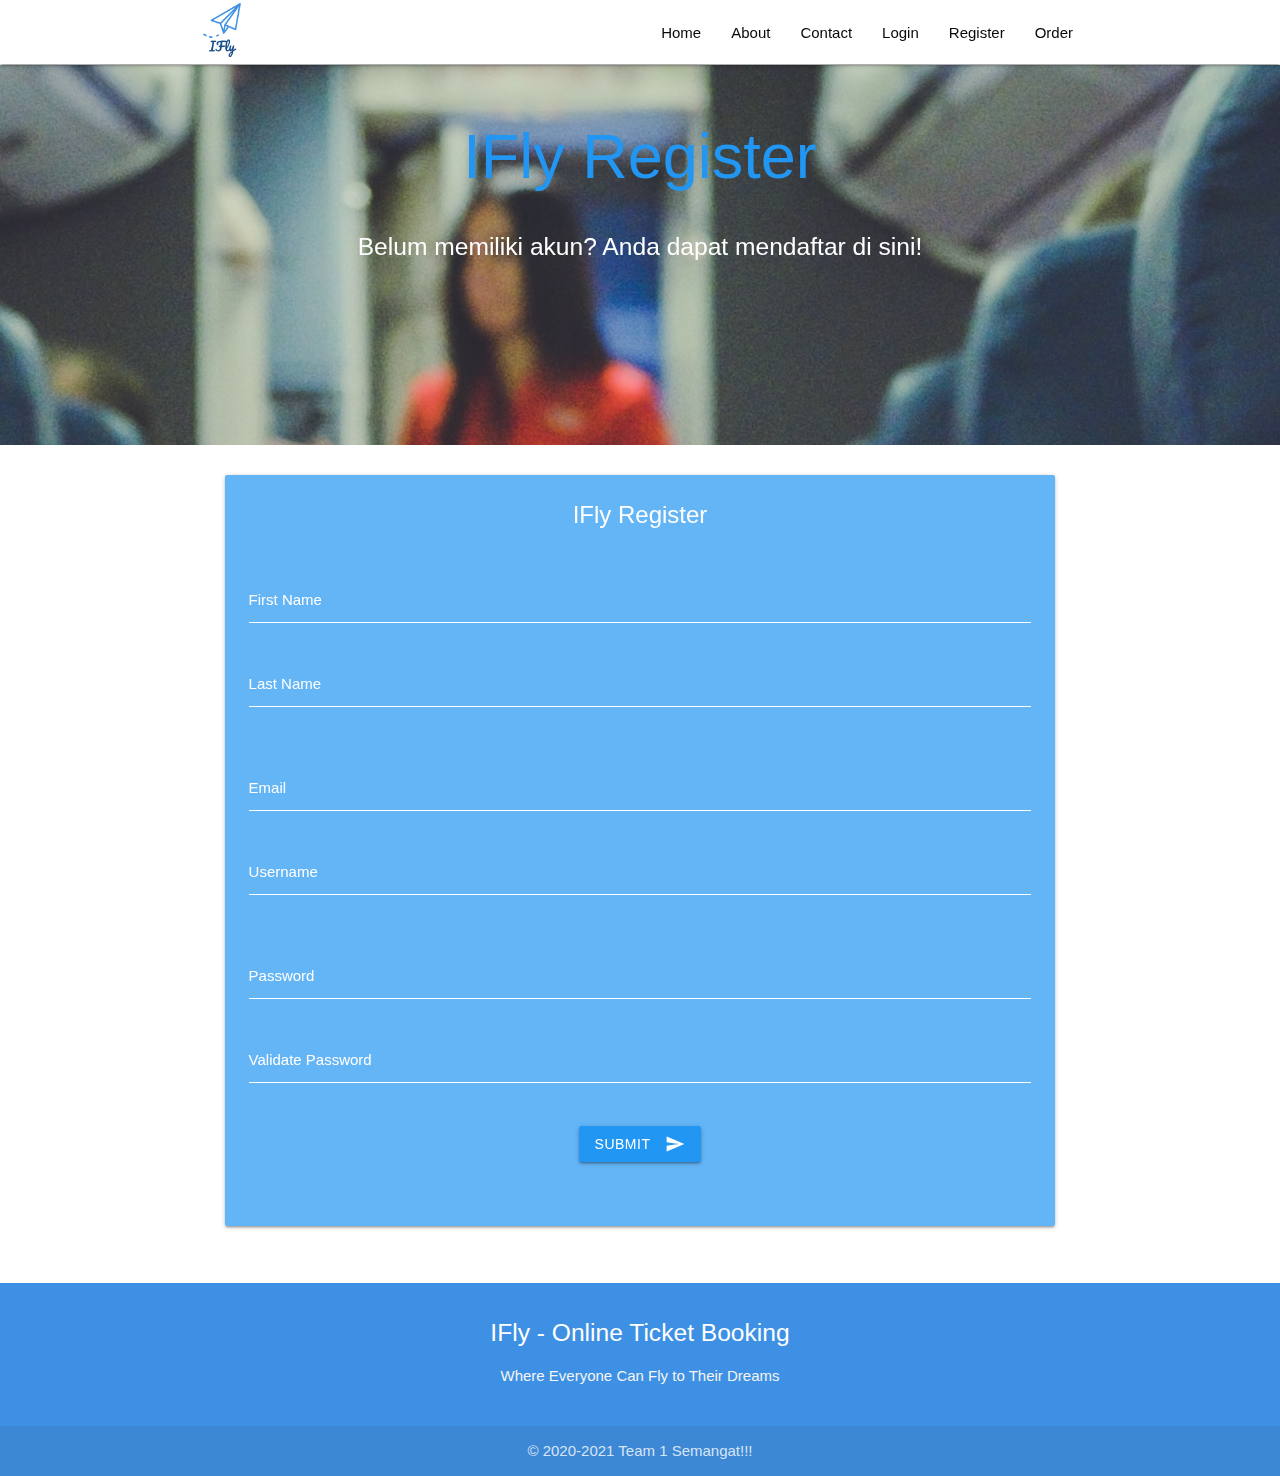
<file: register.html>
<!DOCTYPE html>
<html lang="en">
  
  <head>
    <!-- Meta Start -->
    <meta charset="UTF-8"/>
    <meta name="viewport" content="width=device-width, initial-scale=1"/>
    <title>IFly - Online Ticket Booking</title>
    <meta name="description" content="IFly - Where Everyone Can Fly to Their Dreams"/>
    <meta name="theme-color" content="#3D90E3"/>
    <link rel="apple-touch-icon" href="../images/logo.png">
    <link rel="shortcut icon" href="../images/logo.png">
    <!-- Meta End -->
        
    <!-- Link Start -->
    <link href="https://fonts.googleapis.com/icon?family=Material+Icons" rel="stylesheet">
    <link href="../css/materialize.css" type="text/css" rel="stylesheet"/>
    <link href="../css/style.css" type="text/css" rel="stylesheet"/>
    <link rel="manifest" href="../manifest.json">
    <link rel="shortcut icon" href="../images/favicon.ico" type="image/x-icon">
    <link rel="icon" href="../images/favicon.ico" type="image/x-icon">
    <!-- Link End -->
  </head>
  
  <body>
    <!-- Navbar Start -->
    <nav class="white" role="navigation">
        <div class="nav-wrapper container">
          <a id="logo-container" href="../index.html" class="brand-logo"><img class="responsive-img" src="../images/logo.png" width="60" height="auto"></a>
          <ul class="right hide-on-med-and-down">
            <li><a class="waves-effect" href="../index.html">Home</a></li>
            <li><a class="waves-effect" href="about.html">About</a></li>
            <li><a class="waves-effect" href="contact.html">Contact</a></li>
            <li><a class="waves-effect" href="login.html">Login</a></li>
            <li><a class="waves-effect" href="register.html">Register</a></li>
            <li><a class="waves-effect" href="order.html">Order</a></li>
          </ul>
          <ul id="nav-mobile" class="sidenav">
            <li><a class="waves-effect" href="../index.html">Home</a></li>
            <li><a class="waves-effect" href="about.html">About</a></li>
            <li><a class="waves-effect" href="contact.html">Contact</a></li>
            <li><a class="waves-effect" href="login.html">Login</a></li>
            <li><a class="waves-effect" href="register.html">Register</a></li>
            <li><a class="waves-effect" href="order.html">Order</a></li>
          </ul>
          <a href="#" data-target="nav-mobile" class="sidenav-trigger"><i class="material-icons">menu</i></a>
        </div>
      </nav>
    <!-- Navbar End -->
    
    <!--Register Starts-->
    <div class="register">
      
      <!--Hero Banner Starts-->
      <div id="index-banner" class="parallax-container">
        <div class="section no-pad-bot">
          <div class="container">
            <br><br>
            <h1 class="header center blue-text">IFly Register</h1>
            <div class="row center">
              <h5 class="header col s12 white-text">Belum memiliki akun? Anda dapat mendaftar di sini!</h5>
            </div>
            <br><br>

          </div>
        </div>
        <div width="100%" class="parallax"><img src="../images/Parallax5.jpg" alt="Unsplashed background img 1"></div>
      </div>
      <br>
      <!--Hero Banner Ends-->
      
      <!--Form Starts-->
      <div class="row">
        <div class="col s8 offset-s2">
          <div class="card blue lighten-2">
            <div class="card-content white-text">
            <span class="card-title center-align">IFly Register</span>
            <br>
              <div class="row">
                <form class="col s12">
                  <div class="row">
                    <div class="input-field col s12">
                      <input id="alamat_email" type="text" class="validate">
                      <label for="first_name">First Name</label>
                    </div>
                    <div class="input-field col s12">
                      <input id="nama_lengkap" type="text" class="validate">
                      <label for="last_name">Last Name</label>
                    </div>
                  </div>
                  <div class="row">
                    <div class="input-field col s12">
                      <input id="alamat_email" type="text" class="validate">
                      <label for="email">Email</label>
                    </div>
                    <div class="input-field col s12">
                      <input id="nama_lengkap" type="text" class="validate">
                      <label for="username">Username</label>
                    </div>
                  </div>
                  <div class="row">
                    <div class="input-field col s12">
                      <input id="nama_lengkap" type="text" class="validate">
                      <label for="password">Password</label>
                    </div>
                    <div class="input-field col s12">
                      <input id="nama_lengkap" type="text" class="validate">
                      <label for="password_validate">Validate Password</label>
                    </div>
                  </div>
                  <div class="row">
                    <div class="center-align">
                      <button class="btn blue waves-effect waves-light center-align" type="submit" name="action">Submit
                        <i class="material-icons right">send</i>
                      </button>
                    </div>
                  </div>
                </form>
              </div>
            </div>
          </div>
        </div>
      </div>
      <br>
      <!--Form Ends-->

    </div>
    <!--Register End-->
       
    <!-- Footer Start -->
    <footer class="page-footer">
      <div class="container">
        <div class="row">
          <div class="col l12 s12 center-align">
            <h5 class="white-text">IFly - Online Ticket Booking</h5>
            <p class="grey-text text-lighten-4">Where Everyone Can Fly to Their Dreams</p>
          </div>
        </div>
      </div>
      <div class="footer-copyright center-align">
        <div class="container">
            © 2020-2021 Team 1 Semangat!!!<br>
        </div>
      </div>
    </footer>
    <!-- Footer End -->

    <!--Scripts Starts-->
    <script src="https://code.jquery.com/jquery-2.1.1.min.js"></script>
    <script src="../js/materialize.js"></script>
    <script src="../js/init.js"></script>
    <!--Scripts Ends-->
    
  </body>
</html>
</file>
<file: css/style.css>
/* Custom Stylesheet */
/**
 * Use this file to override Materialize files so you can update
 * the core Materialize files in the future
 *
 * Made By MaterializeCSS.com
 */

nav ul a,
nav .brand-logo {
  color: #08090A;
}

p {
  line-height: 2rem;
}

.sidenav-trigger {
  color: #08090A;
}

.parallax-container {
  min-height: 380px;
  line-height: 0;
  height: auto;
  width: 100%;
  color: rgba(255,255,255,.9);
}
  .parallax-container .section {
    width: 100%;
  }

@media only screen and (max-width : 992px) {
  .parallax-container .section {
    position: absolute;
    top: 40%;
  }
  #index-banner .section {
    top: 10%;
  }
}

@media only screen and (max-width : 600px) {
  #index-banner .section {
    top: 0;
  }
}

.icon-block {
  padding: 0 15px;
}
.icon-block .material-icons {
  font-size: inherit;
}

footer.page-footer {
  margin: 0;
}
</file>
